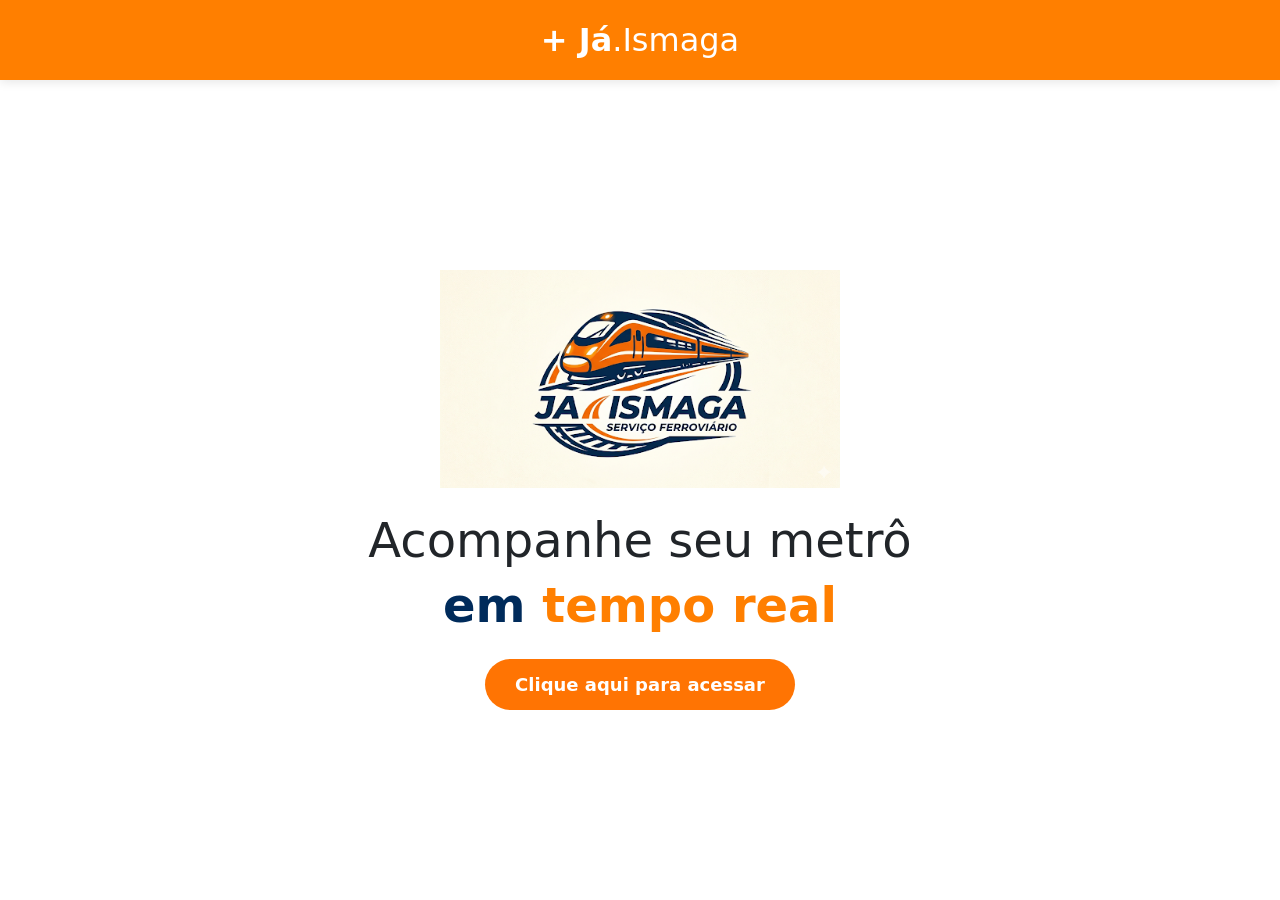
<file: index.html>
<html lang="en">
<head>
    <meta charset="UTF-8">
    <meta name="viewport" content="width=device-width, initial-scale=1.0">
    <title>Já Ismaga</title>
    <link rel="stylesheet" href="styles/style.css">
    <link href="https://cdn.jsdelivr.net/npm/bootstrap@5.3.0/dist/css/bootstrap.min.css" rel="stylesheet">
</head>
<body>

    <div class="main-container">
        <nav class="navbar-ismaga">
            <h2 class="m-0"><strong>+ Já</strong>.Ismaga</h2>
        </nav>
        
        <div class="login-wrapper text-center px-3">
            <div class="container">
                <div class="row justify-content-center">
                    
                    <div class="col-12 mb-4 topo">
                        <img src="assets/imagem_1.webp.png" alt="Trem" class="img-fluid style-img" style="max-width: 400px; width: 100%;">
                    </div>
                    
                    <div class="col-12">
                        <h1 class="display-5 fw-normal text-dark">
                            Acompanhe seu metrô
                        </h1>
                        <h1 class="display-5 fw-bold text-ismaga mb-4">
                            em <span style="color: var(--laranja-ismaga);">tempo real</span>
                        </h1>
                        
                        <div class="mt-4">
                            <a href="public/login.html" class="botao">Clique aqui para acessar</a>
                        </div>
                    </div>

                </div>
            </div>
        </div>
    </div>

</body>
</html>
</file>
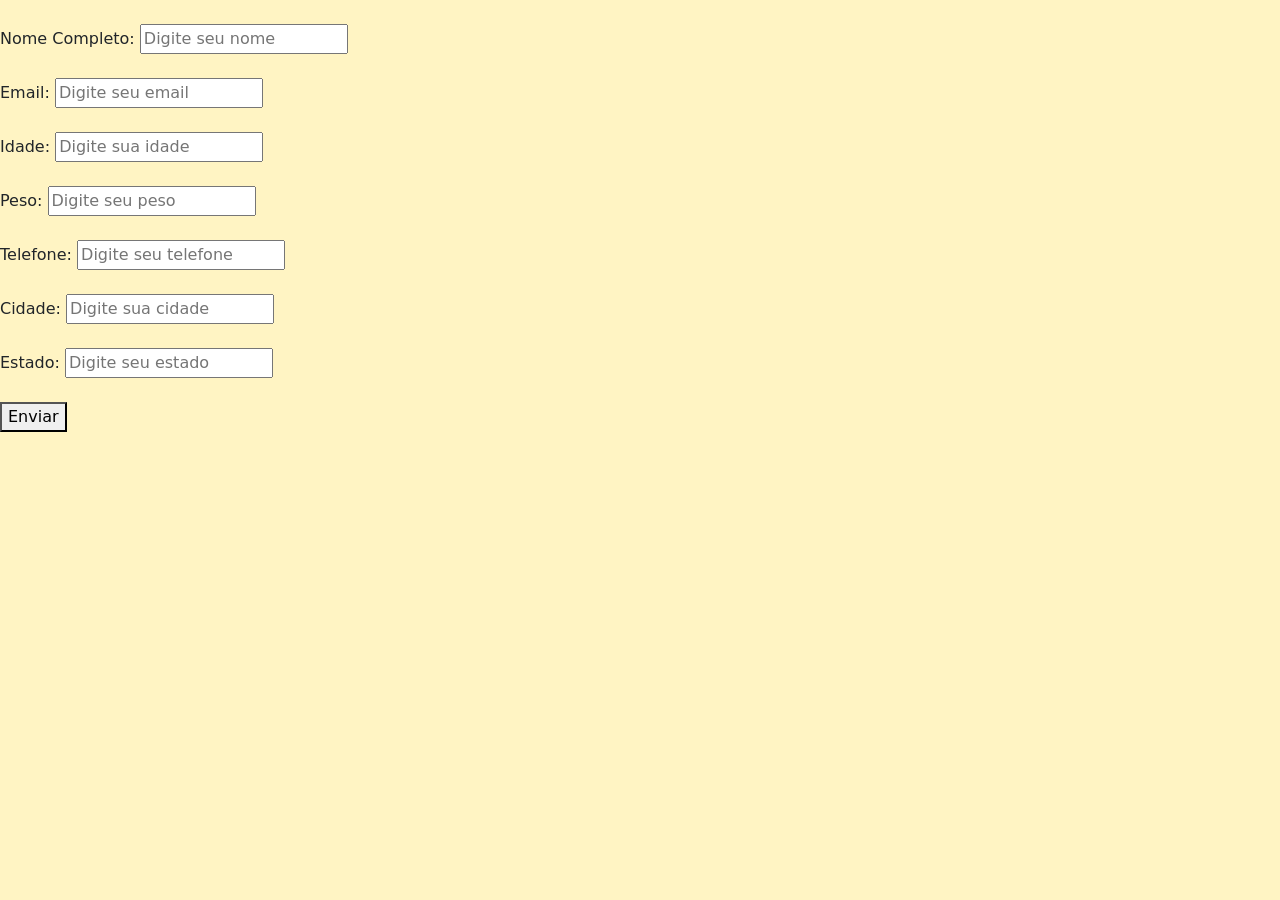
<file: cadastro.html>
<html lang="en">
<head>
    <meta charset="UTF-8">
    <meta name="viewport" content="width=device-width, initial-scale=1.0">
    <title>Cadastro</title>
    <link href="https://cdn.jsdelivr.net/npm/bootstrap@5.3.0/dist/css/bootstrap.min.css" rel="stylesheet">
    <link rel="stylesheet" href="style.css">
</head>
<body>

 <form id="formCadastro">
    <br>
    <label for="nome">Nome Completo:</label>
    <input type="text" id="nome" placeholder="Digite seu nome" required>
    <br>
    <br>
    <label for="email">Email:</label>
    <input type="email" id="email" placeholder="Digite seu email" required>
    <br>
    <br>
    <label for="idade">Idade:</label>
    <input type="text" id="idade" placeholder="Digite sua idade" required>
    <br>
    <br>
    <label for="peso">Peso:</label>
    <input type="text" id="peso" placeholder="Digite seu peso" required>
    <br>
    <br>
    <label for="telefone">Telefone:</label>
    <input type="number" id="telefone" placeholder="Digite seu telefone" required>
    <br>
    <br>
    <label for="cidade">Cidade:</label>
    <input type="text" id="cidade" placeholder="Digite sua cidade" required>
    <br>
    <br>
    <label for="estado">Estado:</label>
    <input type="text" id="estado" placeholder="Digite seu estado" required>
    <br>
    <br>

    <button type="submit">Enviar</button>
    </form>

    </body>
    </html>
</file>
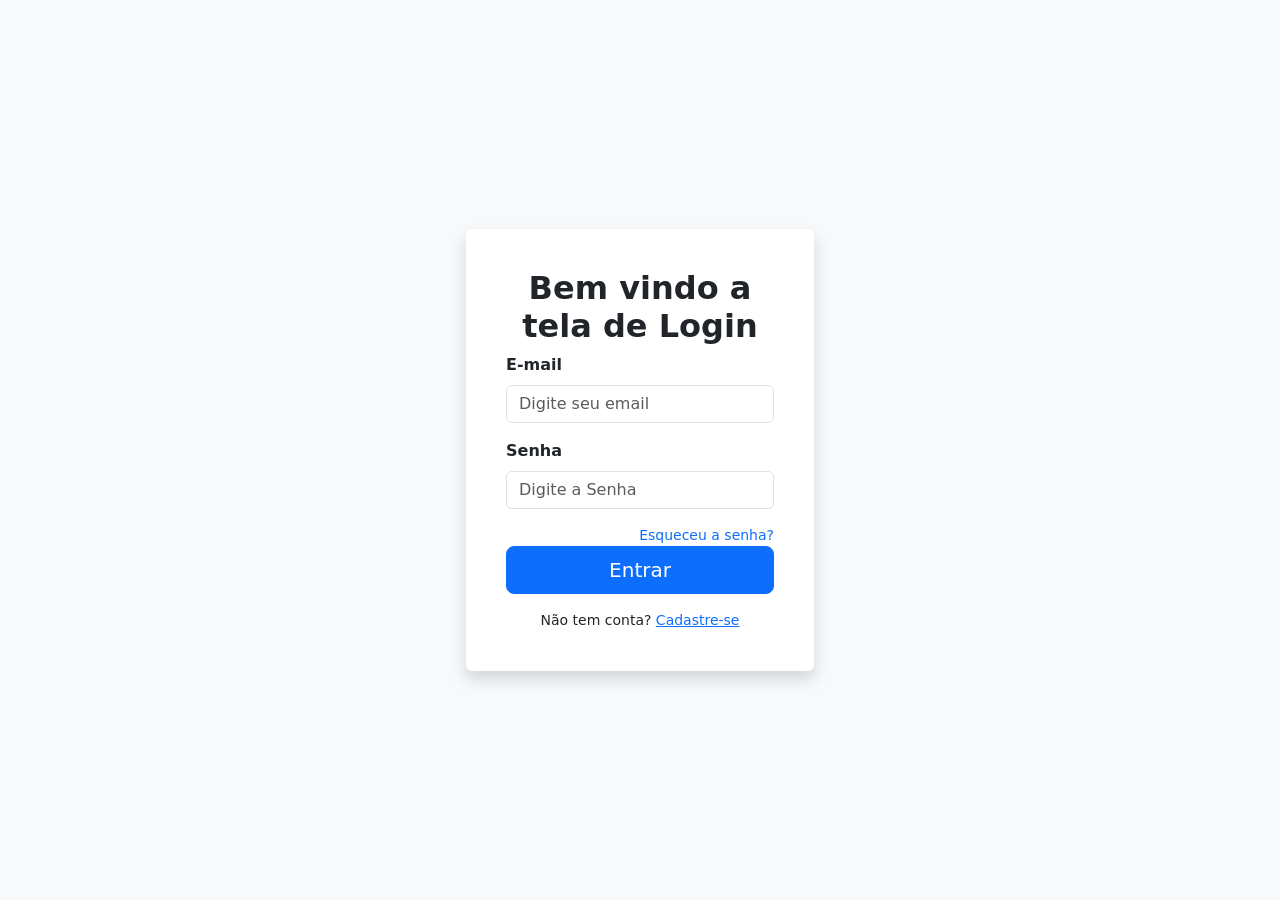
<file: login.html>
<html lang="en">
<head>
    <meta charset="UTF-8">
    <meta name="viewport" content="width=device-width, initial-scale=1.0">
    <title>Login</title>
    <link href="https://cdn.jsdelivr.net/npm/bootstrap@5.3.0/dist/css/bootstrap.min.css" rel="stylesheet">
    <link rel="stylesheet" href="style.css">
</head>
<body class="bg-light"> 

    <main class="container d-flex align-items-center justify-content-center vh-100">
        <div class="row w-100 justify-content-center">
            <div class="col-12 col-sm-8 col-md-6 col-lg-4">

                <div class="card shadow border-0 p-4">
                     <div class="card-body">

                      <div class="text-center">
                            <h2 class="fw-bold text-dark">Bem vindo a tela de Login</h2>
                        </div>

                        <form>
                            <div class="mb-3">
                                <label for="email" class="form-label fw-semibold">E-mail</label>
                                <input type="email" class="form-control" id="email" placeholder="Digite seu email" required>
                            </div>

                            <div class="mb-3">
                                <label for="password" class="form-label fw-semibold">Senha</label>
                                <input type="password" class="form-control" id="password" placeholder="Digite a Senha" required>
                            </div>

                            <div class="text-end">
                                <a href="#" class="text-decoration-none small">Esqueceu a senha?</a>
                            </div>
                            
                            <div class="d-grid gap-2">
                                <button type="submit" class="btn btn-primary btn-lg">Entrar</button>
                            </div>
                        </form>

                        <div class="text-center">
                           <small>Não tem conta? <a href="#">Cadastre-se</a></small>
                        </div>
                   
                
            </div>
        </div>
        
    </main>

    <script src="https://cdn.jsdelivr.net/npm/bootstrap@5.3.0/dist/js/bootstrap.bundle.min.js"></script>
</body>
</html>
</file>
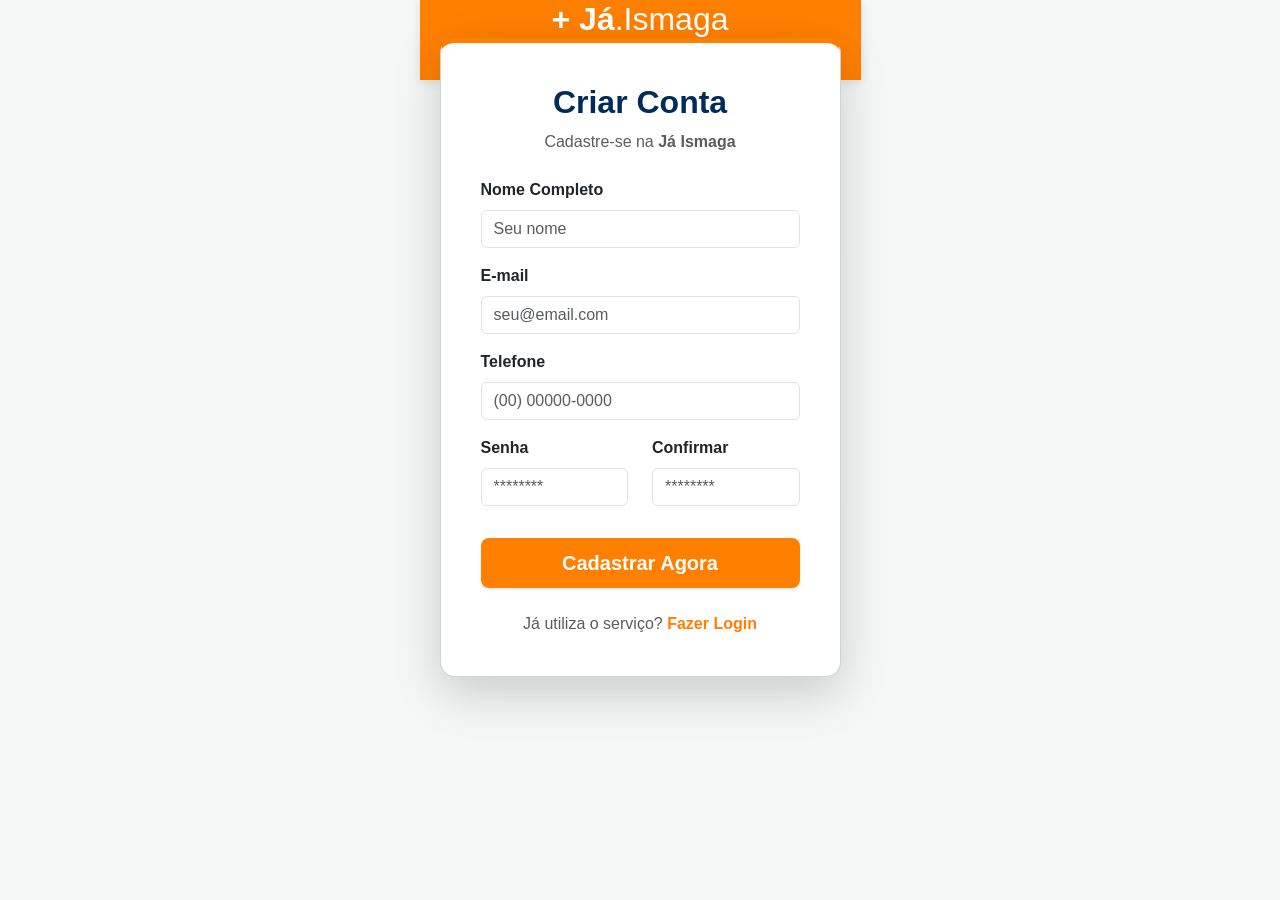
<file: public/cadastro.html>
<html lang="en">
<head>
    <meta charset="UTF-8">
    <meta name="viewport" content="width=device-width, initial-scale=1.0">
    <title>Já Ismaga - Cadastro</title>
    <link href="https://cdn.jsdelivr.net/npm/bootstrap@5.3.0/dist/css/bootstrap.min.css" rel="stylesheet">
    <link rel="stylesheet" href="../styles/style.css">
</head>
<body>

    <main class="container d-flex align-items-center justify-content-center vh-100">
        <div class="row w-100 justify-content-center">
            <div class="col-12 col-sm-10 col-md-8 col-lg-5">

                <div class="main-container">
        <nav class="navbar navbar-dark navbar-ismaga">
            <div class="container justify-content-center">
                <h2 class="m-0"><strong>+ Já</strong>.Ismaga</h2>
            </div>

                <div class="card shadow-lg p-4">
                    <div class="card-body">
                        
                        <div class="text-center mb-4">
                            <h2 class="fw-bold text-ismaga">Criar Conta</h2>
                            <p class="text-muted">Cadastre-se na <strong>Já Ismaga</strong></p>
                        </div>

                        <form id="formCadastro">
                            <div class="mb-3">
                                <label for="nome" class="form-label fw-semibold">Nome Completo</label>
                                <input type="text" class="form-control" id="nome" placeholder="Seu nome" required>
                            </div>

                            <div class="mb-3">
                                <label for="email" class="form-label fw-semibold">E-mail</label>
                                <input type="email" class="form-control" id="email" placeholder="seu@email.com" required>
                            </div>

                            <div class="row">
                                <div class="col-md-12 mb-3">
                                    <label for="telefone" class="form-label fw-semibold">Telefone</label>
                                    <input type="tel" class="form-control" id="telefone" placeholder="(00) 00000-0000" required>
                                </div>
                            </div>

                            <div class="row">
                                <div class="col-md-6 mb-3">
                                    <label for="senha" class="form-label fw-semibold">Senha</label>
                                    <input type="password" class="form-control" id="senha" placeholder="********" required>
                                </div>
                                <div class="col-md-6 mb-3">
                                    <label for="senhaConfirm" class="form-label fw-semibold">Confirmar</label>
                                    <input type="password" class="form-control" id="senhaConfirm" placeholder="********" required>
                                </div>
                            </div>

                            <div class="d-grid gap-2 mt-3">
                                <button type="submit" class="btn btn-ismaga btn-lg shadow-sm">Cadastrar Agora</button>
                            </div>

                            <div class="text-center mt-4">
                                <span class="text-muted">Já utiliza o serviço?</span> 
                                <a href="login.html" class="text-decoration-none fw-bold" style="color: var(--laranja-ismaga);">Fazer Login</a>
                            </div>
                        </form>

                    </div>
                </div>

            </div>
        </div>
    </main>

    <script src="https://cdn.jsdelivr.net/npm/bootstrap@5.3.0/dist/js/bootstrap.bundle.min.js"></script>
</body>
</html>
</file>
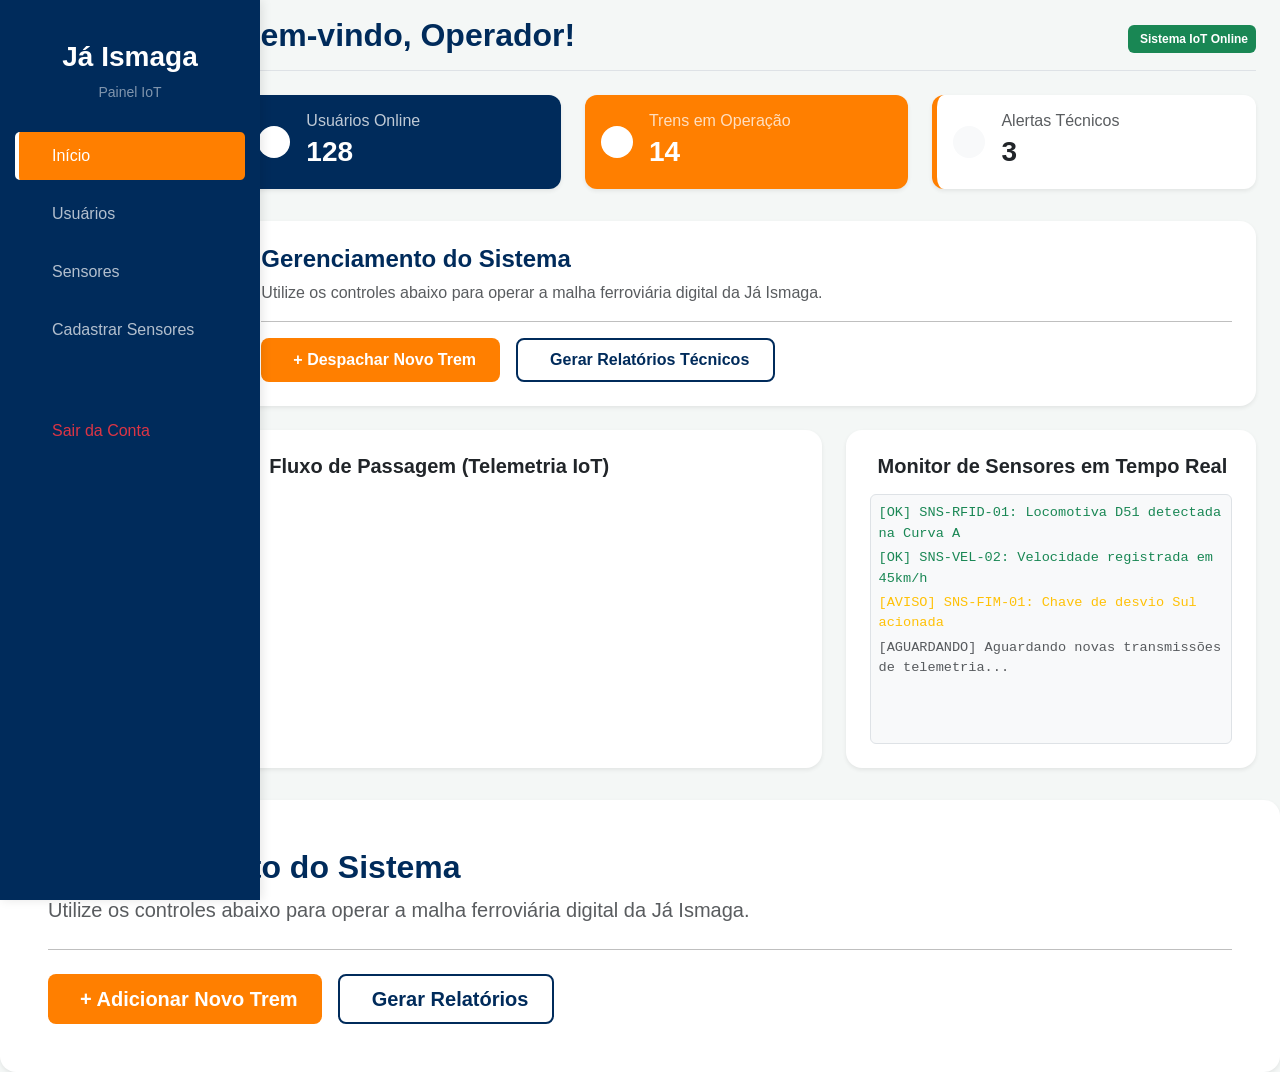
<file: public/home.html>
<html lang="en">
<head>
    <meta charset="UTF-8">
    <meta name="viewport" content="width=device-width, initial-scale=1.0">
    <title>Já Ismaga - Home</title>
    <link href="https://cdn.jsdelivr.net/npm/bootstrap@5.3.0/dist/css/bootstrap.min.css" rel="stylesheet">
    <link rel="stylesheet" href="../styles/style.css">
</head>
<body>

<div class="container-fluid">
    <div class="row">
        <nav id="sidebar" class="col-md-3 col-lg-2 d-md-block sidebar collapse min-vh-100 p-0">
            <div class="position-sticky pt-3">
                <div class="text-center py-4">
                    <h3 class="fw-bold text-white">Já Ismaga</h3>
                    <small class="text-white-50">Painel IoT</small>
                </div>
                
                <ul class="nav flex-column">
                    <li class="nav-item">
                        <a class="nav-link active" href="home.html">
                            <i class="fa-solid fa-house me-2"></i> Início
                        </a>
                    </li>
                    <li class="nav-item">
                        <a class="nav-link" href="usuario.html">
                            <i class="fa-solid fa-users me-2"></i> Usuários
                        </a>
                    </li>
                    <li class="nav-item">
                        <a class="nav-link" href="sensores.html">
                            <i class="fa-solid fa-train me-2"></i> Sensores
                        </a>
                    </li>
                     <li class="nav-item">
                        <a class="nav-link" href="c-sensor.html">
                        <i class="fa-solid fa-train me-2"></i> Cadastrar Sensores
                        </a>
                    </li>
                    <li class="nav-item">
                        <a class="nav-link text-danger mt-5" href="../index.html">
                            <i class="fa-solid fa-right-from-bracket me-2"></i> Sair da Conta
                        </a>
                    </li>
                </ul>
            </div>
        </nav>

       <main class="col-md-9 ms-sm-auto col-lg-10 px-md-4">
    <div class="d-flex justify-content-between flex-wrap flex-md-nowrap align-items-center pt-3 pb-2 mb-4 border-bottom">
        <h1 class="h2 fw-bold" style="color: var(--azul-ismaga);">Bem-vindo, Operador!</h1>
        <div class="btn-toolbar mb-2 mb-md-0">
            <span class="badge bg-success p-2 d-flex align-items-center gap-1">
                <i class="fa-solid fa-circle-check"></i> Sistema IoT Online
            </span>
        </div>
    </div>

    <div class="row">
        <div class="col-md-4 mb-4">
            <div class="card card-ismaga bg-azul shadow-sm border-ismaga">
                <div class="card-body d-flex align-items-center">
                    <div class="rounded-circle bg-white p-3 me-3 text-primary">
                        <i class="fa-solid fa-user-check fa-2x" style="color: var(--azul-ismaga);"></i>
                    </div>
                    <div>
                        <h6 class="card-title mb-0 opacity-75">Usuários Online</h6>
                        <p class="card-text fs-3 fw-bold mb-0" id="kpi-usuarios">128</p>
                    </div>
                </div>
            </div>
        </div>

        <div class="col-md-4 mb-4">
            <div class="card card-ismaga bg-laranja shadow-sm border-0 text-white">
                <div class="card-body d-flex align-items-center">
                    <div class="rounded-circle bg-white p-3 me-3">
                        <i class="fa-solid fa-route fa-2x" style="color: var(--laranja-ismaga);"></i>
                    </div>
                    <div>
                        <h6 class="card-title mb-0 opacity-75">Trens em Operação</h6>
                        <p class="card-text fs-3 fw-bold mb-0" id="kpi-trens">14</p>
                    </div>
                </div>
            </div>
        </div>

        <div class="col-md-4 mb-4">
            <div class="card card-ismaga bg-white shadow-sm border-ismaga">
                <div class="card-body d-flex align-items-center">
                    <div class="rounded-circle bg-light p-3 me-3">
                        <i class="fa-solid fa-triangle-exclamation fa-2x text-warning"></i>
                    </div>
                    <div>
                        <h6 class="card-title mb-0 text-muted">Alertas Técnicos</h6>
                        <p class="card-text fs-3 fw-bold text-dark mb-0" id="kpi-alertas">3</p>
                    </div>
                </div>
            </div>
        </div>
    </div>

    <div class="mt-2 p-4 bg-white border-0 rounded-4 shadow-sm mb-4">
        <h4 class="fw-bold" style="color: var(--azul-ismaga);">Gerenciamento do Sistema</h4>
        <p class="text-muted">Utilize os controles abaixo para operar a malha ferroviária digital da Já Ismaga.</p>
        <hr class="my-3">
        <div class="d-flex gap-3 flex-wrap">
            <button class="btn btn-ismaga-primary btn-lg px-4 fs-6" id="btn-add-trem">
                <i class="fa-solid fa-plus me-2"></i> + Despachar Novo Trem
            </button>
            <button class="btn btn-ismaga-outline btn-lg px-4 fs-6" id="btn-relatorio">
                <i class="fa-solid fa-file-lines me-2"></i> Gerar Relatórios Técnicos
            </button>
        </div>
    </div>

    <div class="row">
        <div class="col-lg-7 mb-4">
            <div class="p-4 bg-white rounded-4 shadow-sm h-100">
                <h5 class="fw-bold text-dark mb-3"><i class="fa-solid fa-chart-line me-2 text-primary"></i> Fluxo de Passagem (Telemetria IoT)</h5>
                <div style="height: 250px; position: relative;">
                    <canvas id="graficoTelemetria"></canvas>
                </div>
            </div>
        </div>

        <div class="col-lg-5 mb-4">
            <div class="p-4 bg-white rounded-4 shadow-sm h-100">
                <h5 class="fw-bold text-dark mb-3"><i class="fa-solid fa-terminal me-2 text-secondary"></i> Monitor de Sensores em Tempo Real</h5>
                <div id="painel-logs" class="overflow-auto border rounded p-2 bg-light font-monospace" style="height: 250px; font-size: 0.85rem;">
                    <div class="text-success mb-1">[OK] SNS-RFID-01: Locomotiva D51 detectada na Curva A</div>
                    <div class="text-success mb-1">[OK] SNS-VEL-02: Velocidade registrada em 45km/h</div>
                    <div class="text-warning mb-1">[AVISO] SNS-FIM-01: Chave de desvio Sul acionada</div>
                    <div class="text-muted mb-1" id="log-dinamico">[AGUARDANDO] Aguardando novas transmissões de telemetria...</div>
                </div>
            </div>
        </div>
    </div>
</main>

            <div class="mt-2 p-5 bg-white border-0 rounded-4 shadow-sm">
                <h2 class="fw-bold" style="color: var(--azul-ismaga);">Gerenciamento do Sistema</h2>
                <p class="text-muted fs-5">Utilize os controles abaixo para operar a malha ferroviária digital da Já Ismaga.</p>
                <hr class="my-4">
                <div class="d-flex gap-3 flex-wrap">
                    <button class="btn btn-ismaga-primary btn-lg px-4">
                        <i class="fa-solid fa-plus me-2"></i> + Adicionar Novo Trem
                    </button>
                    <button class="btn btn-ismaga-outline btn-lg px-4">
                        <i class="fa-solid fa-file-lines me-2"></i> Gerar Relatórios
                    </button>
                </div>
            </div>
        </main>
    </div>
</div>

<script src="https://cdn.jsdelivr.net/npm/bootstrap@5.3.0/dist/js/bootstrap.bundle.min.js"></script>
</body>
</html>
</file>
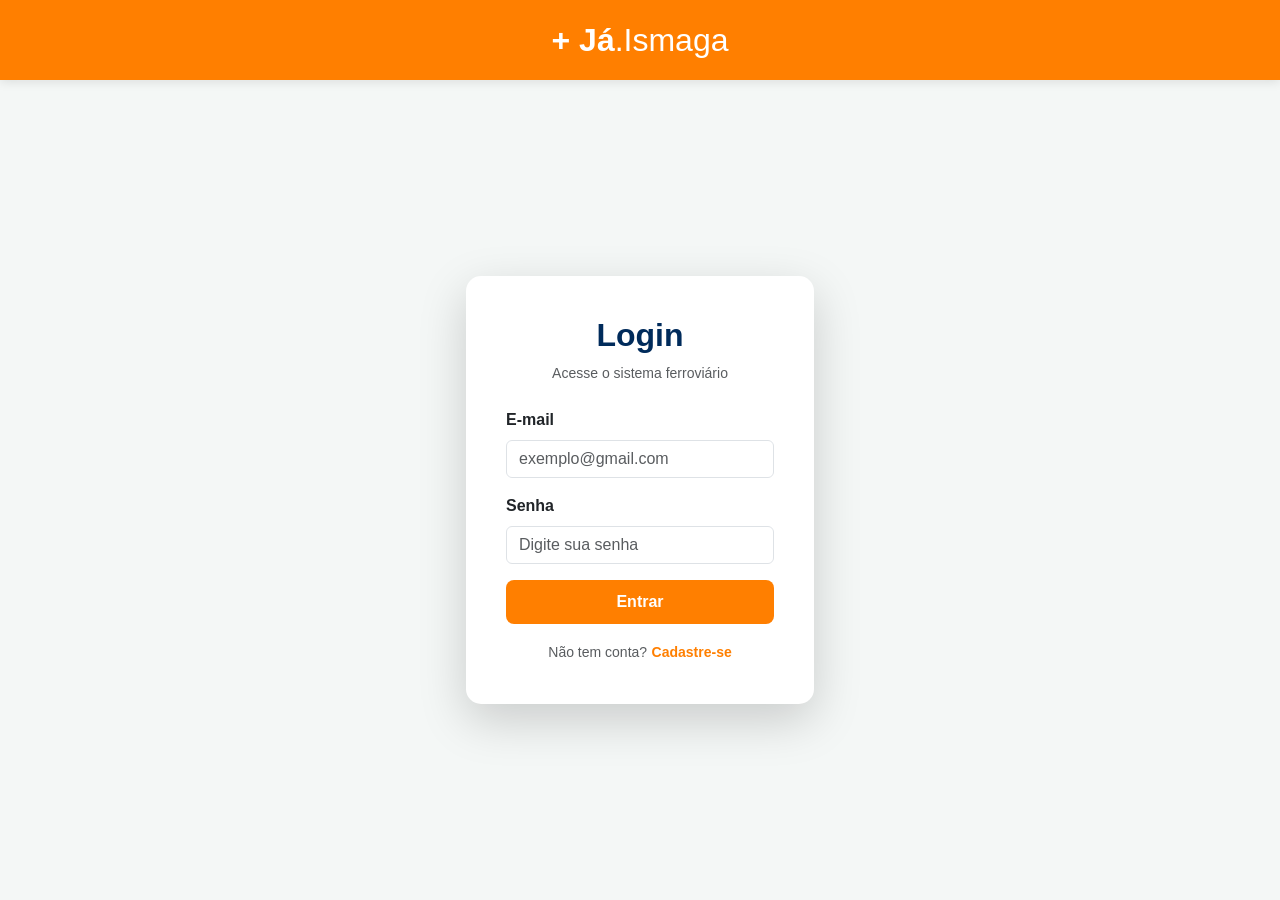
<file: public/login.html>
<html lang="en">
<head>
    <meta charset="UTF-8">
    <meta name="viewport" content="width=device-width, initial-scale=1.0">
    <title>Já Ismaga - Login</title>
    <link href="https://cdn.jsdelivr.net/npm/bootstrap@5.3.0/dist/css/bootstrap.min.css" rel="stylesheet">
    <link rel="stylesheet" href="../styles/style.css">
</head>
<body>

    <div class="main-container">
        <nav class="navbar navbar-dark navbar-ismaga">
            <div class="container justify-content-center">
                <h2 class="m-0"><strong>+ Já</strong>.Ismaga</h2>
            </div>
        </nav>
    
        <div class="login-wrapper">
            <div class="container">
                <div class="row justify-content-center w-100 m-0">
                    <div class="col-12 col-sm-8 col-md-6 col-lg-4">
                        
                        <div class="card shadow-lg border-0 p-4">
                            <div class="card-body">
                                <div class="text-center mb-4">
                                    <h2 class="fw-bold text-ismaga">Login</h2>
                                    <p class="text-muted small">Acesse o sistema ferroviário</p>
                                </div>

                                <form id="loginForm">
                                    <div class="mb-3">
                                        <label for="email" class="form-label fw-semibold">E-mail</label>
                                        <input type="email" class="form-control" id="email" placeholder="exemplo@gmail.com" required>
                                    </div>

                                    <div class="mb-3">
                                        <label for="password" class="form-label fw-semibold">Senha</label>
                                        <input type="password" class="form-control" id="password" placeholder="Digite sua senha" required>
                                    </div>
                                    
                                    <div class="d-grid gap-2 mb-3">
                                        <button type="submit" class="btn btn-ismaga">Entrar</button>
                                    </div>
                                </form>

                                <div class="text-center mt-3">
                                    <small class="text-muted">Não tem conta?</small>
                                    <a href="cadastro.html" class="small fw-bold text-decoration-none" style="color: var(--laranja-ismaga);">Cadastre-se</a>
                                </div>
                            </div>
                        </div>

                    </div>
                </div>
            </div>
        </div>
    </div>

    <script src="https://cdn.jsdelivr.net/npm/bootstrap@5.3.0/dist/js/bootstrap.bundle.min.js"></script>
</body>
</html>
</file>
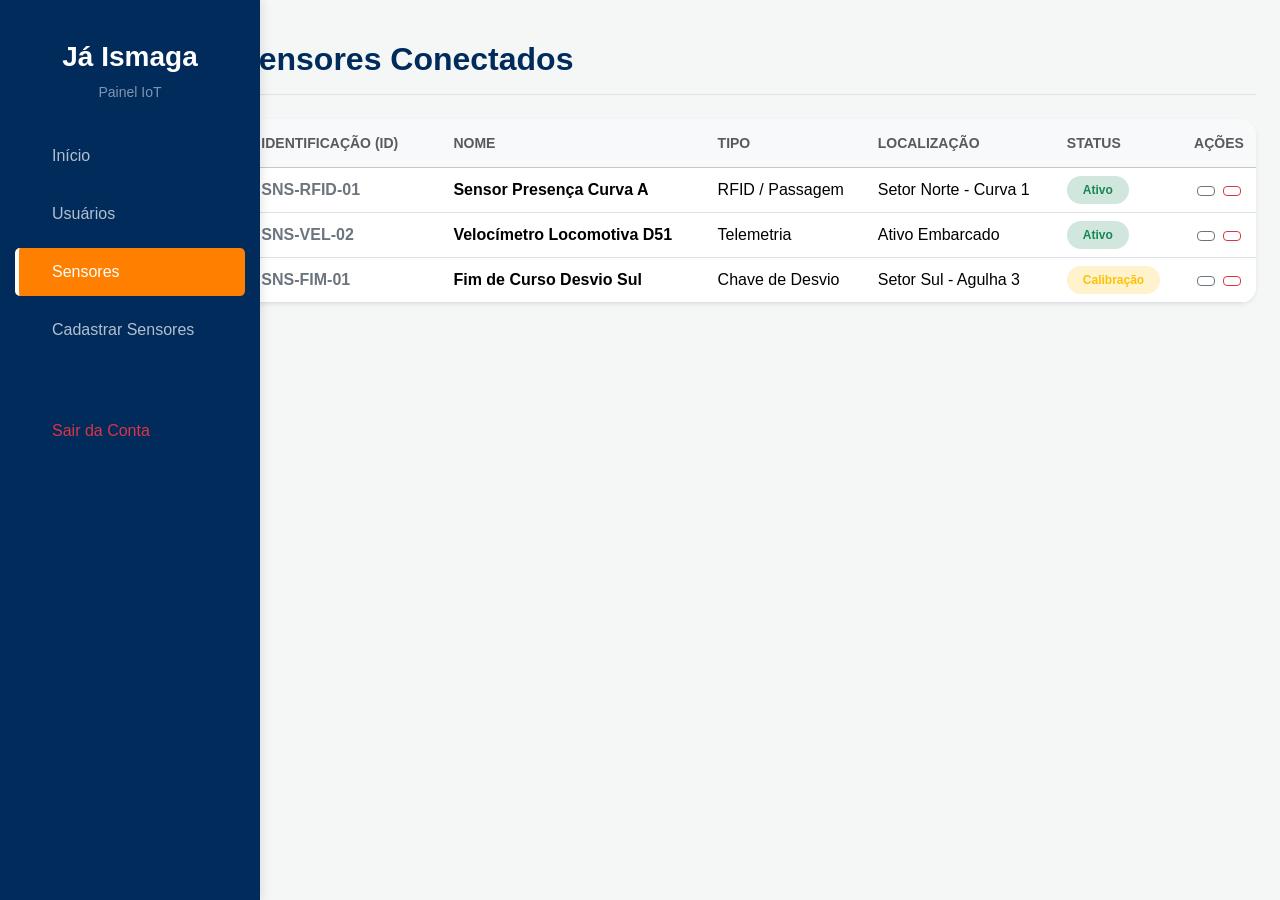
<file: public/Sensores.html>
<html lang="en">
<head>
    <meta charset="UTF-8">
    <meta name="viewport" content="width=device-width, initial-scale=1.0">
    <title>Já Ismaga - Sensores</title>
    <link href="https://cdn.jsdelivr.net/npm/bootstrap@5.3.0/dist/css/bootstrap.min.css" rel="stylesheet">
    <link rel="stylesheet" href="../styles/style.css">
</head>
<body>

<div class="container-fluid">
    <div class="row">
        <nav id="sidebar" class="col-md-3 col-lg-2 d-md-block sidebar collapse min-vh-100 p-0">
            <div class="position-sticky pt-3">
                <div class="text-center py-4">
                    <h3 class="fw-bold text-white">Já Ismaga</h3>
                    <small class="text-white-50">Painel IoT</small>
                </div>
                <ul class="nav flex-column">
                    <li class="nav-item"><a class="nav-link" href="home.html"><i class="fa-solid fa-house me-2"></i> Início</a></li>
                    <li class="nav-item"><a class="nav-link" href="usuario.html"><i class="fa-solid fa-users me-2"></i> Usuários</a></li>
                    <li class="nav-item"><a class="nav-link active" href="sensores.html"><i class="fa-solid fa-microchip me-2"></i> Sensores</a></li>
                    <li class="nav-item"><a class="nav-link" href="c-sensor.html"><i class="fa-solid fa-microchip me-2"></i> Cadastrar Sensores</a></li>
                    <li class="nav-item"><a class="nav-link text-danger mt-5" href="login.html"><i class="fa-solid fa-right-from-bracket me-2"></i> Sair da Conta</a></li>
                </ul>
            </div>
        </nav>

        <main class="col-md-9 ms-sm-auto col-lg-10 px-md-4 py-4">
    <div class="d-flex justify-content-between flex-wrap flex-md-nowrap align-items-center pt-3 pb-2 mb-4 border-bottom">
        <h1 class="h2 fw-bold" style="color: var(--azul-ismaga);">Sensores Conectados</h1>
    </div>

    <div class="card shadow-sm border-0 rounded-4 overflow-hidden">
        <div class="table-responsive">
            <table class="table table-hover align-middle mb-0" id="tabela-sensores">
                <thead class="table-light">
                    <tr>
                        <th scope="col" class="py-3 px-4 text-muted small fw-bold">IDENTIFICAÇÃO (ID)</th>
                        <th scope="col" class="py-3 text-muted small fw-bold">NOME</th>
                        <th scope="col" class="py-3 text-muted small fw-bold">TIPO</th>
                        <th scope="col" class="py-3 text-muted small fw-bold">LOCALIZAÇÃO</th>
                        <th scope="col" class="py-3 text-muted small fw-bold">STATUS</th>
                        <th scope="col" class="py-3 text-center text-muted small fw-bold">AÇÕES</th>
                    </tr>
                </thead>
                <tbody>
                    <tr>
                        <th scope="row" class="px-4 text-secondary id-sensor-celula">SNS-RFID-01</th>
                        <td class="fw-bold nome-sensor-celula">Sensor Presença Curva A</td>
                        <td>RFID / Passagem</td>
                        <td>Setor Norte - Curva 1</td>
                        <td><span class="badge bg-success-subtle text-success px-3 py-2 rounded-pill">Ativo</span></td>
                        <td class="text-center">
                            <button class="btn btn-sm btn-outline-secondary btn-editar-sensor me-1"><i class="fa-solid fa-pen"></i></button>
                            <button class="btn btn-sm btn-outline-danger btn-deletar-sensor"><i class="fa-solid fa-trash"></i></button>
                        </td>
                    </tr>
                    <tr>
                        <th scope="row" class="px-4 text-secondary id-sensor-celula">SNS-VEL-02</th>
                        <td class="fw-bold nome-sensor-celula">Velocímetro Locomotiva D51</td>
                        <td>Telemetria</td>
                        <td>Ativo Embarcado</td>
                        <td><span class="badge bg-success-subtle text-success px-3 py-2 rounded-pill">Ativo</span></td>
                        <td class="text-center">
                            <button class="btn btn-sm btn-outline-secondary btn-editar-sensor me-1"><i class="fa-solid fa-pen"></i></button>
                            <button class="btn btn-sm btn-outline-danger btn-deletar-sensor"><i class="fa-solid fa-trash"></i></button>
                        </td>
                    </tr>
                    <tr>
                        <th scope="row" class="px-4 text-secondary id-sensor-celula">SNS-FIM-01</th>
                        <td class="fw-bold nome-sensor-celula">Fim de Curso Desvio Sul</td>
                        <td>Chave de Desvio</td>
                        <td>Setor Sul - Agulha 3</td>
                        <td><span class="badge bg-warning-subtle text-warning px-3 py-2 rounded-pill">Calibração</span></td>
                        <td class="text-center">
                            <button class="btn btn-sm btn-outline-secondary btn-editar-sensor me-1"><i class="fa-solid fa-pen"></i></button>
                            <button class="btn btn-sm btn-outline-danger btn-deletar-sensor"><i class="fa-solid fa-trash"></i></button>
                        </td>
                    </tr>
                </tbody>
            </table>
        </div>
    </div>
</main>
</body>
</html>
</file>
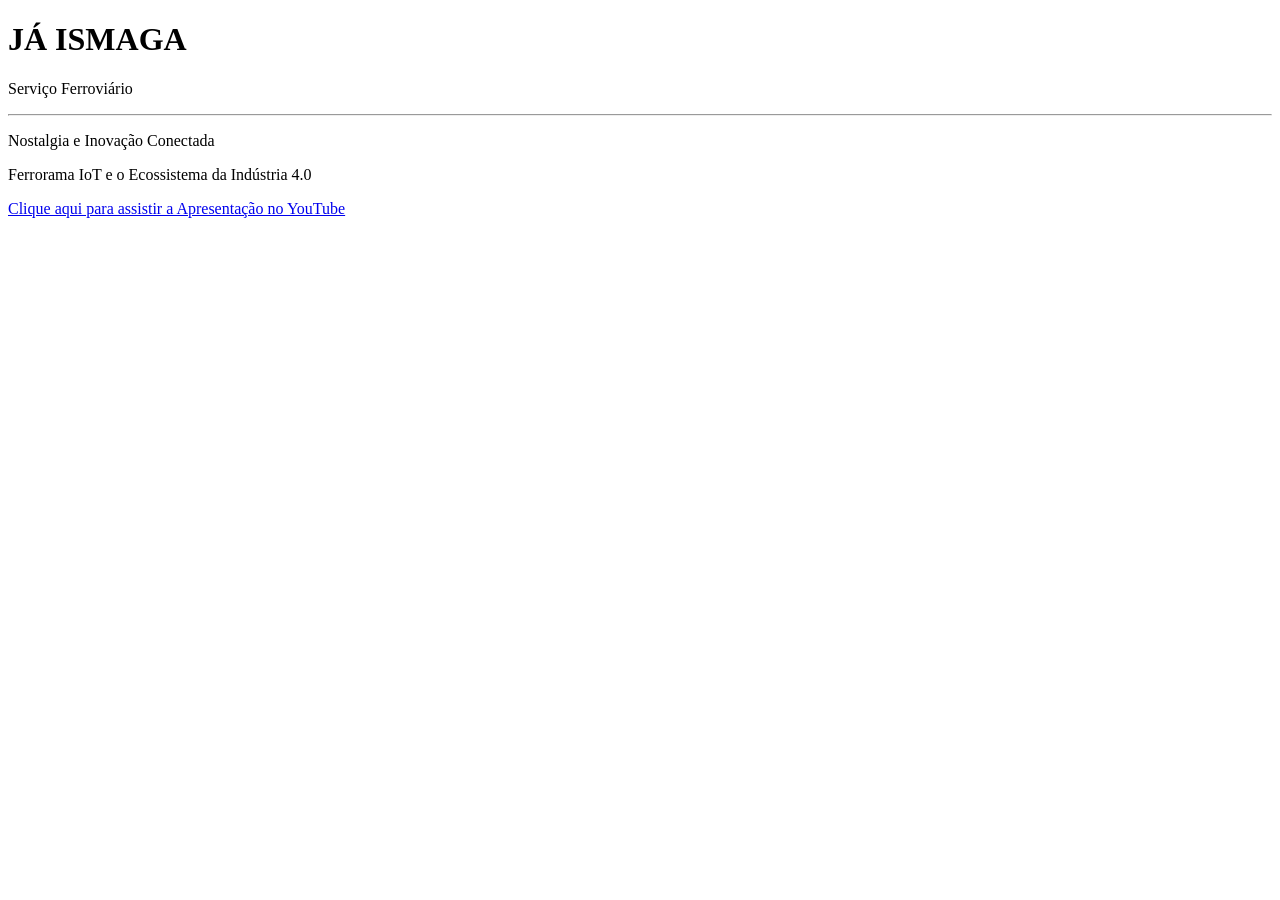
<file: public/video.html>
<!DOCTYPE html>
<html lang="pt-BR">
<head>
    <meta charset="UTF-8">
    <meta name="viewport" content="width=device-width, initial-scale=1.0">
    <title>Já Ismaga — Vídeo Apresentação</title>
</head>
<body>

    <div>
        <h1>JÁ ISMAGA</h1>
        <p>Serviço Ferroviário</p>
    </div>

    <hr>

    <p>Nostalgia e Inovação Conectada</p>
    <p>Ferrorama IoT e o Ecossistema da Indústria 4.0</p>

    <a href="https://www.youtube.com" target="_blank">Clique aqui para assistir a Apresentação no YouTube</a>

</body>
</html>
</file>
<file: styles/style.css>
:root {
    --laranja-ismaga: #FF7F00;
    --azul-ismaga: #002B5B;
    --cinza-fundo: #f4f7f6;
    --sidebar-width: 260px;
}
* {
    margin: 0;
    padding: 0;
    box-sizing: border-box;
}
body, html {
    height: 100%;
    background-color: var(--cinza-fundo);
    font-family: 'Segoe UI', Tahoma, Geneva, Verdana, sans-serif;
    color: #000000;
}
.main-container {
    min-height: 100vh;
    display: flex;
    flex-direction: column;
}
.navbar-ismaga {
    background-color: var(--laranja-ismaga);
    box-shadow: 0 2px 10px rgba(0,0,0,0.1);
    width: 100%; 
    height: 80px; 
    display: flex;
    align-items: center;
    justify-content: center; 
    padding: 0 20px;
    color: white;
}
.sidebar {
    width: var(--sidebar-width);
    height: 100vh;
    position: fixed;
    background: var(--azul-ismaga) !important;
    color: white;
    transition: all 0.3s;
    z-index: 1000;
    box-shadow: 2px 0 10px rgba(0,0,0,0.1);
}
.sidebar .brand-area {
    padding: 2rem 1rem;
    text-align: center;
    border-bottom: 1px solid rgba(255,255,255,0.1);
}
.sidebar a {
    color: rgba(255,255,255,0.7);
    text-decoration: none;
    padding: 12px 25px;
    display: flex;
    align-items: center;
    transition: 0.2s;
    border-left: 4px solid transparent;
    border-radius: 5px;
    margin: 5px 15px;
}
.sidebar a i { 
    font-size: 1.2rem; 
}
.sidebar a:hover, .sidebar a.active, .nav-link:hover, .nav-link.active {
    background-color: var(--laranja-ismaga) !important;
    color: white !important;
    border-left: 4px solid white;
}
.main-content {
    margin-left: var(--sidebar-width);
    padding: 40px;
}
.login-wrapper {
    flex: 1;
    display: flex;
    align-items: center;
    justify-content: center;
}
.form-container {
    background-color: white;
    border-radius: 12px;
    padding: 30px;
    box-shadow: 0 4px 6px rgba(0,0,0,0.05);
    border-left: 5px solid var(--laranja-ismaga) !important;
}

.form-control:focus {
    border-color: var(--laranja-ismaga);
    box-shadow: 0 0 0 0.25rem rgba(255, 127, 0, 0.25);
}

.table-container { 
    background-color: white; 
    border-radius: 12px; 
    padding: 25px; 
    box-shadow: 0 4px 6px rgba(0,0,0,0.05); 
    border-left: 5px solid var(--azul-ismaga); 
}

.thead-azul { 
    background-color: var(--azul-ismaga); 
    color: white; 
}


.card {
    border-radius: 15px;
    overflow: hidden;
    border-top: 5px solid var(--laranja-ismaga);
}

.card-ismaga {
    border: none;
    border-radius: 12px;
    transition: transform 0.3s;
}

.card-ismaga:hover {
    transform: translateY(-5px);
}

.card-stats {
    border: none;
    border-radius: 12px;
    border-bottom: 4px solid var(--laranja-ismaga); 
    transition: transform 0.3s ease;
}

.card-stats:hover {
    transform: translateY(-8px);
}

.icon-box {
    width: 50px;
    height: 50px;
    background: rgba(255, 127, 0, 0.1);
    color: var(--laranja-ismaga);
    border-radius: 10px;
    display: flex;
    align-items: center;
    justify-content: center;
    margin-bottom: 15px;
}

.bg-laranja { background-color: var(--laranja-ismaga); color: white; }
.bg-azul { background-color: var(--azul-ismaga); color: white; }
.border-ismaga { border-left: 5px solid var(--laranja-ismaga) !important; }
.text-ismaga { color: var(--azul-ismaga); }
.badge-sucesso { background-color: #d4edda; color: #155724; }
.badge-pendente { background-color: #fff3cd; color: #856404; }


.btn-ismaga, .btn-ismaga-primary {
    background-color: var(--laranja-ismaga) !important;
    border: none;
    color: white !important;
    font-weight: bold;
    padding: 10px 20px;
    border-radius: 8px;
    transition: 0.3s;
}

.btn-ismaga:hover, .btn-ismaga-primary:hover {
    background-color: #e67200 !important;
    color: white !important;
    transform: translateY(-2px);
}

.btn-ismaga-outline {
    border: 2px solid var(--azul-ismaga);
    color: var(--azul-ismaga);
    font-weight: bold;
    border-radius: 8px;
    transition: 0.3s;
}

.btn-ismaga-outline:hover {
    background-color: var(--azul-ismaga);
    color: white;
}

.botao {
    background-color: rgb(255, 116, 3);
    color: white !important; 
    padding: 12px 30px;
    border-radius: 50px;
    text-decoration: none;
    font-size: 18px;
    font-weight: bold;
    display: inline-block;
    transition: all 0.3s ease; 
    border: none;
    cursor: pointer;
}

.botao:hover {
    background-color: rgb(220, 100, 0);
    transform: scale(1.05);
    box-shadow: 0 4px 15px rgba(255, 116, 3, 0.3);
}

@media (max-width: 768px) {
    .sidebar { margin-left: calc(-1 * var(--sidebar-width)); }
    .main-content { margin-left: 0; }
    .sidebar.active { margin-left: 0; }
}

:root {
    --laranja-ismaga: #FF7F00;
    --azul-ismaga: #002B5B;
    --cinza-fundo: #f4f7f6;
    --sidebar-width: 260px;
}
</file>
<file: style.css>
body{
    background-color: rgb(255, 244, 195);
}
</file>
